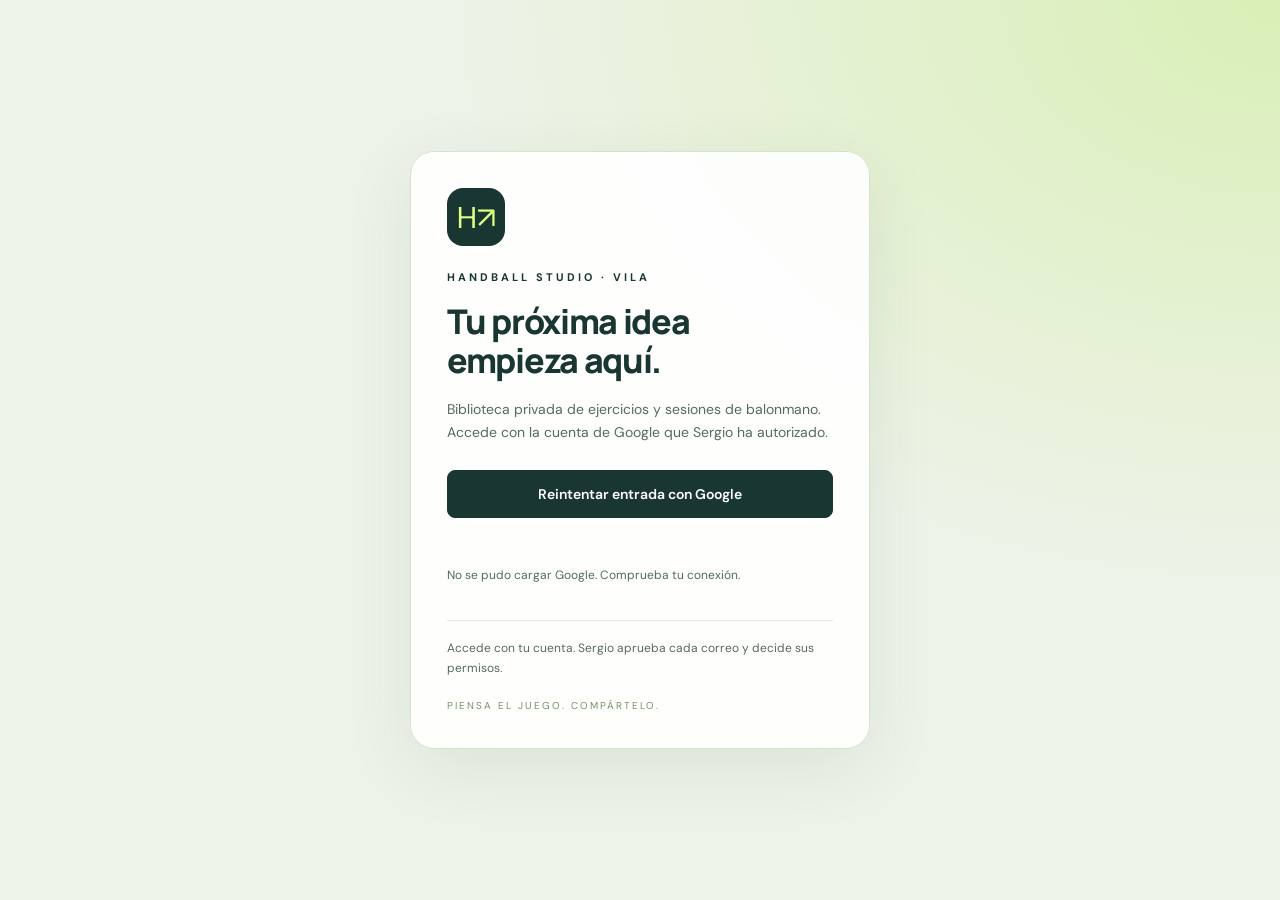
<file: docs/index.html>
<!doctype html><html lang="es"><head><meta charset="UTF-8"><meta name="viewport" content="width=device-width,initial-scale=1"><meta name="theme-color" content="#142e2b"><title>Handball Studio · Vila</title><link rel="stylesheet" href="style.css?v=8"><link rel="stylesheet" href="step-windows.css?v=13"><link rel="stylesheet" href="field-usability.css?v=12"><link rel="stylesheet" href="login.css?v=14"><script src="studio-account-config.js?v=16"></script><link rel="stylesheet" href="studio-accounts.css?v=18"><script src="login-bootstrap.js?v=15"></script></head><body><section id="entryGate" aria-label="Acceso a Handball Studio"><div class="entry-card"><div class="entry-mark">H↗</div><div class="entry-brand">HANDBALL STUDIO · VILA</div><h1>Tu próxima idea<br>empieza aquí.</h1><p>Biblioteca privada de ejercicios y sesiones de balonmano. Accede con la cuenta de Google que Sergio ha autorizado.</p><button id="entryLogin" class="primary" disabled>Entrar con Google</button><p id="entryStatus" class="entry-status" role="status">Preparando el acceso…</p><p class="entry-note">¿Todavía no tienes acceso? Pide a Sergio que añada tu correo como lector o editor. Tus archivos se guardan en la carpeta compartida de Drive.</p><span id="entryIdentity" hidden></span><div class="entry-footer">PIENSA EL JUEGO. COMPÁRTELO.</div></div></section><aside><a class="brand" href="#"><span class="logo">H<span>↗</span></span><span>HANDBALL<br><b>STUDIO</b></span></a><div class="workspace">ESPACIO DE ENTRENADOR <small>Sergio Vila <span>PERSONAL</span></small></div><nav><button data-view="editor" class="active">◈ <span>Pizarra táctica</span></button><button data-view="library">▦ <span>Mis ejercicios</span><i id="libraryCount">0</i></button><button data-view="sessions">▤ <span>Mis sesiones</span></button><button data-view="access">♙ <span>Acceso de entrenadores</span></button><button data-view="storage">☁ <span>Almacenamiento</span></button></nav><div class="aside-bottom"><div class="status-dot"></div><div>Tu trabajo, a salvo<small id="saveStatus">Guardado en este dispositivo</small></div></div><div class="profile"><div>SV</div><span>Sergio Vila<small>Entrenador de balonmano</small></span></div></aside><main><header><div class="breadcrumb">MI ESPACIO <span>/</span> <b id="crumb">Pizarra táctica</b></div><div class="header-right"><span class="private">● Espacio privado</span><button class="avatar" data-view="storage">SV</button></div></header><section id="editor" class="view"><div class="page-heading"><div><div class="eyebrow">DEL CONCEPTO A LA PISTA</div><h1>Tu próxima gran jugada<span>.</span></h1><p>Dibuja, dale movimiento y construye tu entrenamiento.</p></div><button class="primary" id="newExercise">＋ Nuevo ejercicio</button></div><div class="editor-layout"><div class="board-card"><div class="board-top"><div><span class="live-dot"></span><input id="exerciseTitle" aria-label="Título del ejercicio" value="Nuevo ejercicio"></div><div class="board-actions"><select id="courtMode" aria-label="Tipo de campo"><option value="full">Campo completo</option><option value="half">Medio campo</option></select><button id="undo" title="Deshacer" aria-label="Deshacer">↶</button><button id="redo" title="Rehacer" aria-label="Rehacer">↷</button></div></div><div class="court-settings"><label>Orientación<select id="courtOrientation"><option value="0">Horizontal · portería izquierda</option><option value="90">Vertical · portería arriba</option><option value="180">Horizontal · portería derecha</option><option value="270">Vertical · portería abajo</option></select></label><button id="rotateCourt" title="Girar campo 90 grados">↻ Girar</button><label>Estilo<select id="courtTheme"><option value="sage">Verde estudio</option><option value="blue">Azul profesional</option><option value="wood">Parqué</option><option value="dark">Noche</option><option value="white">Pizarra blanca</option><option value="custom">Personalizado</option></select></label><div id="customCourtColors" hidden><label>Pista<input id="courtFloorColor" type="color"></label><label>Áreas<input id="courtAreaColor" type="color"></label><label>Líneas<input id="courtLineColor" type="color"></label></div><label class="court-fit"><input type="checkbox" id="compactCourt" checked> Ajustar a pantalla</label></div><div class="canvas-area"><div class="tools" id="tools"><button data-tool="select" class="active" title="Seleccionar y mover">↖<small>Mover</small></button><button data-tool="attack" title="Jugador atacante">●<small>Ataque</small></button><button data-tool="defense" title="Jugador defensor">●<small>Defensa</small></button><button data-tool="ball" title="Balón">◉<small>Balón</small></button><button data-tool="cone" title="Cono">▲<small>Cono</small></button><button data-tool="arrow" title="Dibujar desplazamiento">↗<small>Carrera</small></button><button data-tool="pass" title="Dibujar pase">⇢<small>Pase</small></button><button data-tool="zone" title="Marcar zona">▧<small>Zona</small></button><button data-tool="text" title="Añadir texto">T<small>Texto</small></button><button data-tool="erase" title="Eliminar objeto">⌫<small>Borrar</small></button></div><div class="court-wrap"><svg id="court" viewBox="0 0 800 440" role="img" aria-label="Pizarra de balonmano interactiva"></svg></div><div class="court-caption"><span id="toolHint">Selecciona una herramienta y toca la pista para empezar</span><span>HANDBALL STUDIO</span></div></div><div id="selectionBar" class="selection-bar" hidden><b>Objeto seleccionado</b><label>Número / texto <input id="objectLabel" maxlength="45"></label><label>Color <input type="color" id="objectColor"></label><button id="removeObject">Eliminar</button></div><div class="animation-guide"><div class="guide-steps"><button data-guide="0">1 <span>Coloca los jugadores</span></button><button data-guide="1">2 <span>Crea los movimientos</span></button><button data-guide="2">3 <span>Reproduce</span></button></div><div class="guide-body"><div><b id="guideTitle"></b><p id="guideText"></p></div><button id="guideAction" class="primary"></button></div></div><div class="timeline"><div class="timeline-top"><div><b>Secuencia del ejercicio</b><span id="phaseCount">1 fase</span></div><button id="addFrame">＋ Añadir fase</button></div><div class="timeline-bottom"><button id="play" class="play" aria-label="Reproducir animación">▶</button><div id="frames"></div><select id="speed" aria-label="Velocidad"><option value="2000">1×</option><option value="4000">0,5×</option><option value="1000">2×</option></select><button id="deleteFrame" title="Eliminar fase" aria-label="Eliminar fase">⌫</button></div><div class="step-editor"><label>Nombre del paso<input id="stepName" placeholder="Ej. Pase al lateral"></label><label>Tiempo hasta este paso (s)<input id="stepSeconds" type="number" min="0.3" max="30" step="0.1"></label><label class="step-note">Explicación del paso<textarea id="stepNote" rows="2" placeholder="Explica qué deben hacer los jugadores…"></textarea></label></div><div class="transport"><button id="prevStep">← Paso anterior</button><button id="nextStep">Paso siguiente →</button><button id="restartAnimation">↶ Inicio</button><label><input type="checkbox" id="loopAnimation"> Repetir</label></div><div id="playbackCaption" aria-live="polite"></div></div></div><div class="details-card"><div class="detail-title"><span>✎</span><div><h2>Ficha del ejercicio</h2><p>Una idea bien organizada.</p></div></div><label>Objetivo<select id="category"><option>Ataque</option><option>Defensa</option><option>Contraataque</option><option>Técnica individual</option><option>Portería</option><option>Preparación física</option><option>Calentamiento</option></select></label><div class="two-col"><label>Categoría<select id="age"><option>Todas</option><option>U12</option><option>U14</option><option>U16</option><option>U18</option><option>Sénior</option></select></label><label>Duración (min)<input id="duration" type="number" min="1" max="180" value="15"></label></div><label>Jugadores<input id="players" placeholder="Ej. 6–12 jugadores"></label><label>Etiquetas<input id="tags" placeholder="Ej. 6:0, continuidad, pase"></label><label>Descripción y consignas<textarea id="description" rows="5" placeholder="¿Cómo se desarrolla? ¿Qué quieres que aprendan?"></textarea></label><button id="saveExercise" class="primary wide">✓ Guardar ejercicio</button><div class="export-row"><button id="exportImage">↗ Imagen</button><button id="exportPDF">↗ PDF</button></div><div class="tip"><b>Un paso más cerca de la pista</b><p>Guarda tu ejercicio para reutilizarlo y añadirlo a una sesión.</p></div></div></div></section><section id="library" class="view" hidden><div class="page-heading"><div><div class="eyebrow">TU CONOCIMIENTO, ORGANIZADO</div><h1>Mis ejercicios<span>.</span></h1><p>Tu biblioteca de ideas, siempre lista para entrenar.</p></div><button class="primary" id="importMedia">＋ Subir PDF o imagen</button></div><div class="filterbar"><input id="search" placeholder="⌕ Buscar por título, etiquetas o descripción…" aria-label="Buscar ejercicios"><select id="filterCategory" aria-label="Filtrar objetivo"><option value="">Todos los objetivos</option><option>Ataque</option><option>Defensa</option><option>Contraataque</option><option>Técnica individual</option><option>Portería</option><option>Preparación física</option><option>Calentamiento</option></select><select id="filterAge" aria-label="Filtrar categoría"><option value="">Todas las categorías</option><option>U12</option><option>U14</option><option>U16</option><option>U18</option><option>Sénior</option></select><button id="favoritesOnly">☆ Favoritos</button></div><div class="library-layout"><div class="collection-panel"><div class="collection-heading">COLECCIONES <button id="newFolder" aria-label="Crear carpeta">＋</button></div><div id="folderList"></div><div id="folderTools"></div></div><div class="library-content"><div class="library-controls"><div id="typeTabs"><button data-type="all" class="active">Todo</button><button data-type="drawing">Ejercicios</button><button data-type="documents">Documentos</button></div><select id="librarySort" aria-label="Ordenar biblioteca"><option value="category">Por objetivo</option><option value="title">Nombre A–Z</option><option value="recent">Más recientes</option></select></div><div id="bulkBar"><span id="selectionCount">0 seleccionados</span><button id="selectAll">Seleccionar todo</button><button id="moveSelected">Mover a…</button><button id="deleteSelected">Eliminar</button><button id="clearSelected">Cancelar selección</button></div><div id="librarySummary"></div><div id="libraryGrid" class="library-grid"></div></div></div></section><section id="sessions" class="view" hidden><div class="page-heading"><div><div class="eyebrow">ORDENA TUS IDEAS</div><h1>Mis sesiones<span>.</span></h1><p>Construye un entrenamiento, ejercicio a ejercicio.</p></div><button class="primary" id="newSession">＋ Nueva sesión</button></div><div class="sessions-layout"><div id="sessionList"></div><div id="sessionDetail" class="panel"></div></div></section><section id="access" class="view" hidden><div class="page-heading"><div><div class="eyebrow">TU BIBLIOTECA · TUS REGLAS</div><h1>Acceso de entrenadores<span>.</span></h1><p>Una biblioteca común de Sergio Vila. Tú decides quién consulta y quién puede editar.</p></div><span id="accessRole" class="badge">Pendiente de conectar Google</span></div><div class="role-cards"><div class="panel"><h2>Propietario · Tú</h2><p>Gestionas los accesos de la carpeta y organizas toda la biblioteca.</p></div><div class="panel"><h2>Editor</h2><p>Añade, modifica y organiza ejercicios, documentos y sesiones de la biblioteca común.</p></div><div class="panel"><h2>Solo lectura</h2><p>Consulta ejercicios, reproduce animaciones y ve sesiones. No modifica la biblioteca.</p></div></div><div id="accessPanel" class="panel"><p>Conecta Google en Almacenamiento para comprobar los permisos reales de tu carpeta.</p><button class="primary" data-view="storage">Conectar Google</button></div><div class="panel access-help"><h2>Cómo entrarán los entrenadores</h2><p>En GitHub Pages, el entrenador entra con su cuenta de Google y la app comprueba los permisos reales de esta carpeta. Añade su correo como lector o editor aquí. Si usas la versión privada de ChatGPT, invítalo también desde Compartir.</p><p>Los permisos de Drive se comprueban con la cuenta de cada entrenador. Un lector no puede escribir en la carpeta aunque intente hacerlo fuera de la app. El rol Editor permite editar el contenido compartido, no solamente aportar archivos.</p><p>Google aún necesita la configuración inicial. Para cargar toda la biblioteca común, la conexión pide el permiso de Drive que permite acceder a los archivos de la cuenta; la app trabaja con la carpeta que tú has fijado. Si la aplicación de Google está en pruebas, añade también a los entrenadores como usuarios de prueba.</p></div></section><section id="storage" class="view" hidden><div class="page-heading"><div><div class="eyebrow">CONTIGO, DONDE ENTRENES</div><h1>Tu espacio de trabajo<span>.</span></h1><p>Copias de seguridad y conexión con Google Drive.</p></div></div><div class="storage-grid"><div class="panel"><div class="storage-icon">▣</div><h2>En este dispositivo</h2><p>Los ejercicios, fases, archivos y sesiones se guardan en este navegador. Exporta una copia para protegerlos o llevarlos a otro dispositivo.</p><button class="primary" id="backup">↓ Descargar copia completa</button><button id="restore">↑ Importar copia</button><small>Importar añade los elementos de la copia y actualiza los que tengan el mismo identificador.</small></div><div class="panel drive-panel"><div class="storage-icon">☁</div><h2>Tu carpeta de Google Drive</h2><span class="badge" id="driveStatus">Configuración pendiente</span><p>Biblioteca común de Sergio Vila: ejercicios editables, originales y clasificación en una sola carpeta.</p><a class="drive-folder-link" href="https://drive.google.com/drive/folders/1t5jTPqWFHFaUw3Mz6cYk_s9b75oKwi1E" target="_blank" rel="noopener">▱ Abrir tu carpeta de Drive ↗</a><div class="connection-steps"><div id="setupGoogle">1 · Configurar Google</div><div id="setupFolder">2 · Autorizar carpeta</div><div id="setupSync">3 · Sincronizar biblioteca</div></div><details id="googleSettings" open><summary>Configuración de Google</summary><label>ID de cliente OAuth<input id="googleClientId" placeholder="…apps.googleusercontent.com" autocomplete="off"></label><label>Clave de API para el selector de Drive<input id="pickerKey" placeholder="Clave de API restringida a esta web" autocomplete="off"></label><label>Número del proyecto de Google Cloud<input id="googleProjectNumber" inputmode="numeric" placeholder="Ej. 123456789012"></label><button id="saveGoogleSettings">Guardar configuración</button><p>Usa un cliente OAuth de tipo web, activa Google Drive API y Google Picker API. La clave del selector debe estar restringida a esta web, a https://docs.google.com/* y a esas APIs. En la pantalla de consentimiento configura el permiso https://www.googleapis.com/auth/drive para cargar la biblioteca compartida. Google puede exigir verificación si publicas la aplicación de Google fuera de pruebas. Añade tu cuenta como usuario de prueba si la pantalla de consentimiento está en pruebas.</p><p>Origen JavaScript autorizado:</p><code id="siteOrigin"></code><p>Estos son identificadores de la aplicación. No introduzcas contraseñas ni secretos de cliente.</p></details><button id="connectDrive" class="primary">Conectar Google y autorizar carpeta</button><button id="disconnectDrive" hidden>Desconectar</button><label class="sync-toggle"><input id="autoDrive" type="checkbox"> Guardar automáticamente en Drive mientras uso la app</label><div class="export-row"><button id="pushDrive" disabled>↻ Sincronizar ahora</button><button id="pullDrive" disabled>↓ Recuperar biblioteca</button></div><button id="importDriveFiles" disabled>＋ Añadir PDF o imágenes de Drive</button><div id="driveActivity" role="status">La carpeta está indicada. Todavía no hay una conexión autorizada con Google.</div><details><summary>Qué se guarda y cómo funciona</summary><p>Los ejercicios guardados, sus pasos de animación, documentos y sesiones se sincronizan. El borrador de la pizarra permanece en este dispositivo hasta pulsar «Guardar ejercicio».</p><p>Dentro de tu carpeta se crean «Ejercicios editables», «Documentos originales» y «Datos de la biblioteca». Los archivos de ejercicio conservan las versiones anteriores. La papelera de la app se guarda como estado; no borra tus originales de Drive.</p><p>Los documentos que ya tienes en Drive se añaden con el selector y tu autorización. La conexión comprueba directamente el acceso a la carpeta configurada. Las carpetas y etiquetas de la biblioteca se conservan en su catálogo.</p><p>La sincronización automática funciona con la app abierta, conexión a internet y sesión de Google vigente. Sin conexión, se guarda localmente y queda pendiente. Google puede pedirte volver a conectar.</p></details></div></div></section><footer>HANDBALL STUDIO <span>Diseñado para pensar el juego.</span><b>VILA / 01</b></footer></main><div id="toast" role="status"></div><input id="mediaInput" multiple type="file" accept="image/png,image/jpeg,image/webp,application/pdf" hidden><input id="backupInput" type="file" accept="application/json,.json" hidden><dialog id="modal"><div id="modalContent"></div><button id="closeModal" class="primary">Cerrar</button></dialog><script src="ball-possession.js?v=12"></script><script src="step-motion.js?v=13"></script><script src="google-config.js?v=9"></script><script src="app.js?v=8"></script><script src="studio.js?v=13"></script><script src="drive-sync.js?v=11"></script><script src="personal-studio.js?v=13"></script><script src="working-tools.js?v=13"></script><script src="handball-tools.js?v=12"></script><script src="trajectory.js?v=8"></script><script src="field-editor.js?v=12"></script><script src="direct-upload.js?v=8"></script><script src="step-windows.js?v=13"></script><script src="drive-session.js?v=11"></script><script src="field-usability.js?v=13"></script><script src="login-gate.js?v=14"></script><script src="owner-drive-connector.js?v=17"></script><script src="account-profile.js?v=18"></script><script src="studio-accounts.js?v=18"></script></body></html>
</file>
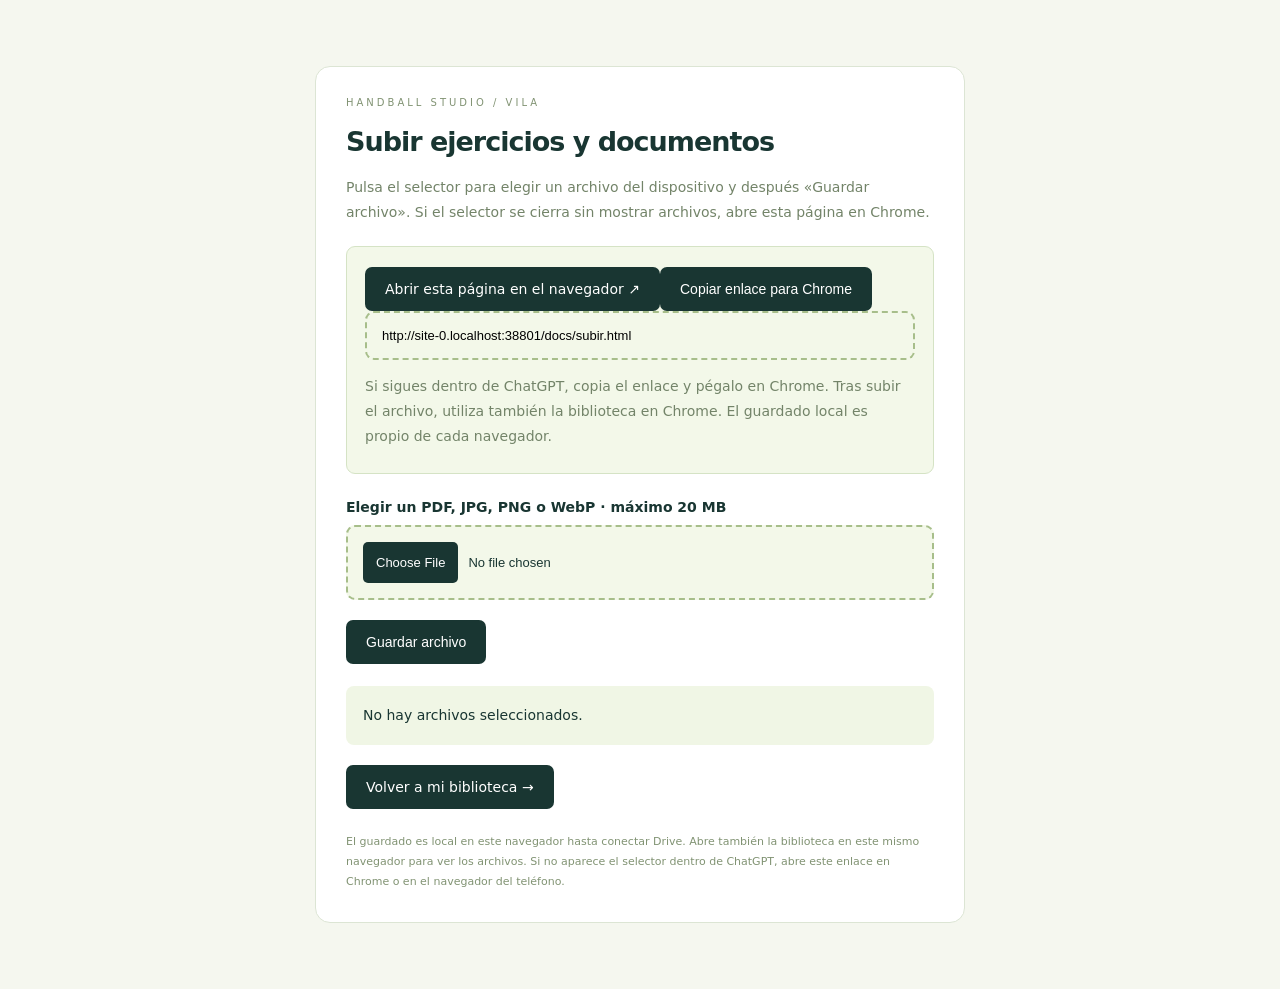
<file: docs/subir.html>
<!doctype html><html lang="es"><head><meta charset="utf-8"><meta name="viewport" content="width=device-width,initial-scale=1"><meta name="theme-color" content="#193632"><title>Subir archivos · Handball Studio</title><style>*{box-sizing:border-box}body{font:16px system-ui,sans-serif;background:#f5f7ef;color:#193632;margin:0;padding:30px 16px}main{max-width:650px;margin:4vh auto;background:white;padding:30px;border:1px solid #dce5d4;border-radius:15px}h1{font-size:27px;letter-spacing:-1px}p{font-size:14px;line-height:1.8;color:#738469}label{font-size:14px;display:block;font-weight:600;margin:25px 0 10px}input{width:100%;padding:15px;border:2px dashed #a7be8a;border-radius:9px;background:#f3f8e9;font-size:13px}input::file-selector-button{background:#193632;color:#fff;border:0;padding:13px;border-radius:5px;margin-right:10px;font:inherit;cursor:pointer}button,a.action{display:inline-block;background:#193632;color:white;border:0;padding:14px 20px;border-radius:7px;margin-top:20px;font-size:14px;cursor:pointer;text-decoration:none}button:disabled{opacity:.4}#status{padding:17px;background:#f0f6e5;border-radius:8px;margin-top:22px;font-size:14px;line-height:1.8;white-space:pre-wrap}small{display:block;color:#819373;font-size:11px;line-height:1.8;margin-top:23px}.brand{font-size:10px;letter-spacing:3px;color:#819373}a{color:#476e37}[hidden]{display:none!important}#chromeOption{padding:0 18px 10px;border:1px solid #d5e3c5;border-radius:9px;background:#f3f8e9;margin:20px 0}</style></head><body><main><div class="brand">HANDBALL STUDIO / VILA</div><h1>Subir ejercicios y documentos</h1><p>Pulsa el selector para elegir un archivo del dispositivo y después «Guardar archivo». Si el selector se cierra sin mostrar archivos, abre esta página en Chrome.</p><div id="chromeOption" hidden><a id="openChrome" class="action">Abrir esta página en el navegador ↗</a><button id="copyUploadLink" type="button">Copiar enlace para Chrome</button><input id="copyUploadAddress" readonly aria-label="Dirección de carga"><p>Si sigues dentro de ChatGPT, copia el enlace y pégalo en Chrome. Tras subir el archivo, utiliza también la biblioteca en Chrome. El guardado local es propio de cada navegador.</p></div><form id="uploadForm"><label for="files">Elegir un PDF, JPG, PNG o WebP · máximo 20 MB</label><input id="files" type="file" required><button id="save" type="submit">Guardar archivo</button></form><div id="status" role="status">No hay archivos seleccionados.</div><a class="action" href="./index.html">Volver a mi biblioteca →</a><small>El guardado es local en este navegador hasta conectar Drive. Abre también la biblioteca en este mismo navegador para ver los archivos. Si no aparece el selector dentro de ChatGPT, abre este enlace en Chrome o en el navegador del teléfono.</small></main><script src="upload-page.js?v=8"></script></body></html>
</file>
<file: docs/style.css>
@import url('https://fonts.googleapis.com/css2?family=DM+Sans:wght@400;500;600;700&family=Manrope:wght@400;500;600;700;800&display=swap');
:root{--ink:#193632;--muted:#7a8884;--green:#244d44;--lime:#d9f879;--line:#e2e8e2;--paper:#f6f7f2}*{box-sizing:border-box}body{margin:0;background:var(--paper);color:var(--ink);font:14px 'DM Sans',sans-serif}button,input,select,textarea{font:inherit}button{cursor:pointer;border:1px solid var(--line);border-radius:8px;padding:10px 14px;background:white;color:var(--ink);font-weight:600;transition:.16s}button:hover{background:#eaf0e7;transform:translateY(-1px)}button:disabled{opacity:.4;cursor:not-allowed;transform:none}button:focus-visible,input:focus-visible,select:focus-visible,textarea:focus-visible{outline:2px solid #72a95a;outline-offset:3px}aside{width:235px;background:#142e2b;color:#e7eee6;position:fixed;inset:0 auto 0 0;display:flex;flex-direction:column;padding:34px 22px;z-index:5}.brand{display:flex;gap:12px;align-items:center;color:white;text-decoration:none;font-size:14px;letter-spacing:2px;line-height:1.45}.brand b{font-weight:400;letter-spacing:5px;font-size:12px}.logo{width:43px;height:43px;border:1px solid #597267;border-radius:12px;font-size:30px;font-weight:800;position:relative;text-align:center;line-height:42px;color:var(--lime);letter-spacing:-4px}.logo span{font-size:19px;position:absolute;right:3px;top:-8px}.workspace{margin:44px 0 24px;font-size:9px;letter-spacing:1.4px;color:#92aaa0}.workspace small{font-size:13px;display:block;margin-top:12px;letter-spacing:0;color:white}.workspace small span{font-size:8px;background:#2d4540;padding:4px;border-radius:3px;margin-left:9px}nav{display:grid;gap:8px}nav button{border:0;background:none;color:#a9bcb3;text-align:left;font-weight:500;display:flex;align-items:center;gap:12px;padding:14px 12px}nav button.active{background:var(--lime);color:#203d31}nav button:hover{background:#345247}nav button.active:hover{background:var(--lime)}nav i{font-size:10px;font-style:normal;margin-left:auto}.aside-bottom{margin-top:auto;display:flex;gap:8px;font-size:11px;padding-bottom:26px}.aside-bottom small{display:block;color:#8da69a;font-size:10px;margin-top:5px}.status-dot{width:6px;height:6px;background:var(--lime);border-radius:50%;margin-top:5px}.profile{border-top:1px solid #365046;padding-top:21px;display:flex;gap:10px;align-items:center;font-size:12px}.profile>div{background:#334d43;border-radius:50%;padding:10px;color:var(--lime)}.profile small{display:block;color:#8da69a;font-size:9px;margin-top:4px}main{margin-left:235px}header{height:83px;display:flex;align-items:center;justify-content:space-between;padding:0 38px;border-bottom:1px solid var(--line);background:#fafbf7}.breadcrumb{font-size:9px;letter-spacing:1px;color:#8c9990}.breadcrumb span{margin:0 15px}.breadcrumb b{font-weight:500;color:var(--ink);letter-spacing:0;font-size:11px}.header-right{display:flex;gap:22px;align-items:center}.private{font-size:10px;color:#68815f}.avatar{padding:9px;border-radius:50%;background:#e2eadc;font-size:10px}.view{padding:35px 38px 30px}.page-heading{display:flex;align-items:center;justify-content:space-between;gap:20px;margin-bottom:29px}.eyebrow{font-size:9px;letter-spacing:2px;color:#7c8b79;font-weight:700}h1{font-family:Manrope,sans-serif;font-size:32px;letter-spacing:-1.3px;margin:10px 0;font-weight:800}h1 span{color:#8da94e}.page-heading p{color:var(--muted);font-size:12px;margin:0}.primary{background:var(--ink);border-color:var(--ink);color:white;padding:12px 18px}.primary:hover{background:#31574a}.page-heading>.primary{background:var(--lime);color:var(--ink);border-color:#c6e66b;font-size:12px}.editor-layout{display:grid;grid-template-columns:minmax(0,1fr) 270px;gap:22px}.board-card,.details-card,.panel{background:#fff;border:1px solid var(--line);border-radius:12px;overflow:hidden}.board-top{height:65px;padding:15px 20px;display:flex;justify-content:space-between;align-items:center;gap:8px}.board-top>div{display:flex;align-items:center;min-width:0}.board-top input{border:0;background:none;font-weight:700;width:100%;min-width:70px;color:var(--ink);font-size:13px}.live-dot{width:6px;height:6px;background:#90ad4d;border-radius:50%;margin-right:8px;flex-shrink:0}.board-actions{gap:5px}.board-actions select{font-size:10px;padding:8px;background:#f6f7f2;border:0}.board-actions button{padding:5px 9px;border:0;font-size:20px}.canvas-area{background:#edf2e9;padding:14px 18px 0}.tools{display:flex;gap:4px;justify-content:center;flex-wrap:wrap;margin:0 0 16px}.tools button{width:42px;padding:6px 0;background:transparent;border-color:transparent;font-size:19px;line-height:1;color:#365a4b}.tools small{display:block;font-size:8px;margin-top:6px;font-weight:500}.tools button.active{background:var(--ink);color:#e5f0db}.tools button[data-tool="attack"]:not(.active){color:#1d7567}.tools button[data-tool="defense"]:not(.active){color:#e18c62}.court-wrap{border-radius:7px;overflow:hidden;box-shadow:0 4px 20px #28452b12;max-height:470px;display:flex;justify-content:center;background:#9caf96}#court{width:100%;height:auto;max-height:470px;display:block;touch-action:none;user-select:none;cursor:crosshair}.court-caption{display:flex;justify-content:space-between;gap:10px;font-size:8px;color:#6e846f;padding:13px 0}.court-caption>span:last-child{letter-spacing:1.5px;font-size:7px;white-space:nowrap}.timeline{padding:21px 20px}.timeline-top{display:flex;justify-content:space-between;align-items:center;font-size:11px}.timeline-top span{font-size:9px;color:#899587;margin-left:10px}.timeline-top button{padding:6px 9px;font-size:10px;background:#f5f8ed;border-color:#e8eedb}.timeline-bottom{display:flex;gap:12px;align-items:center;margin:17px 0 12px}.play{background:var(--ink);color:var(--lime);height:38px;width:38px;padding:0;flex-shrink:0}#frames{display:flex;gap:7px;overflow:auto;flex:1}#frames button{font-size:10px;padding:10px 13px;white-space:nowrap;background:#f8f9f5}#frames button.active{border-color:#668c4f;background:#eff6db}select,input,textarea{border:1px solid var(--line);padding:10px;border-radius:6px;color:var(--ink);background:white;max-width:100%}#speed{font-size:10px;padding:9px 5px}.timeline>small{color:#899588;font-size:9px}.details-card{padding:22px 20px}.detail-title{display:flex;gap:12px;align-items:center;margin-bottom:23px}.detail-title>span{font-size:22px;color:#71854e}h2{font-size:15px;margin:0 0 6px}.detail-title p{color:var(--muted);font-size:10px;margin:0}label{display:block;font-size:10px;font-weight:600;margin:0 0 15px}label>input,label>select,label>textarea{width:100%;display:block;margin-top:7px;font-size:11px;font-weight:400;background:#fcfdf9}textarea{resize:vertical}.two-col{display:grid;grid-template-columns:1fr 1fr;gap:12px}.wide{width:100%;font-size:11px}.export-row{display:flex;gap:8px;margin-top:10px}.export-row button{flex:1;font-size:10px}.tip{margin-top:25px;padding-top:19px;border-top:1px solid var(--line);font-size:10px}.tip b{font-size:10px}.tip p{color:var(--muted);line-height:1.7;margin-bottom:0}.selection-bar{padding:10px 16px;background:#f6f9ef;display:flex;gap:12px;align-items:center;font-size:10px}.selection-bar[hidden]{display:none}.selection-bar label{margin:0;display:flex;align-items:center;gap:5px}.selection-bar input{width:80px;margin:0;padding:5px}.selection-bar input[type=color]{width:32px;padding:0}.selection-bar button{font-size:10px;padding:5px}footer{padding:15px 38px 26px;font-size:8px;letter-spacing:1.5px;color:#81917e;display:flex;gap:20px}footer span{letter-spacing:0}footer b{margin-left:auto;font-weight:500}.filterbar{display:flex;gap:10px;margin-bottom:24px;flex-wrap:wrap}.filterbar input{flex:1;min-width:190px}.filterbar select,.filterbar button{font-size:11px}.library-grid{display:grid;grid-template-columns:repeat(3,minmax(0,1fr));gap:20px}.exercise-card{background:white;border:1px solid var(--line);border-radius:12px;overflow:hidden}.thumbnail{height:170px;background:#e3ebdd;display:flex;align-items:center;justify-content:center;cursor:pointer}.thumbnail svg{width:100%;height:100%}.thumbnail img{width:100%;height:100%;object-fit:contain}.pdf-icon{font-size:42px;color:#567b62}.card-info{padding:17px}.card-info h3{font-size:14px;margin:9px 0;word-break:break-word}.badge{display:inline-block;font-size:9px;background:#edf3e2;color:#59763d;border-radius:4px;padding:5px 7px}.card-meta{font-size:10px;color:var(--muted);line-height:1.8}.card-actions{display:flex;gap:6px;margin-top:14px}.card-actions button{font-size:10px;padding:7px 9px}.card-actions button:first-child{margin-right:auto}.empty{grid-column:1/-1;text-align:center;padding:70px 20px;background:#fff;border:1px dashed #c9d6c3;border-radius:12px;color:#7b9072}.empty b{display:block;font-size:20px;color:var(--ink);margin-bottom:10px}.sessions-layout{display:grid;grid-template-columns:260px 1fr;gap:24px}.panel{padding:27px}.panel p{color:var(--muted);line-height:1.8;font-size:12px}.session-item{display:block;width:100%;text-align:left;margin-bottom:10px;padding:18px}.session-item.active{background:#e9f2d7;border-color:#9dbb71}.session-item small{display:block;margin-top:9px;color:var(--muted);font-weight:400}.session-exercise{display:flex;align-items:center;gap:12px;border-bottom:1px solid var(--line);padding:16px 0}.session-exercise div{flex:1}.session-exercise small{display:block;color:var(--muted);margin-top:5px}.session-exercise button{padding:5px 8px}.session-toolbar{display:flex;gap:8px;margin:20px 0;flex-wrap:wrap}.storage-grid{display:grid;grid-template-columns:1fr 1fr;gap:24px;max-width:1000px}.storage-grid .panel>button{margin:8px 5px 8px 0}.storage-grid small{display:block;font-size:10px;color:var(--muted);line-height:1.8;margin-top:10px}.storage-icon{background:#edf4df;font-size:29px;padding:16px;border-radius:12px;display:inline-block;margin-bottom:22px}details{font-size:11px;line-height:1.8;margin-top:20px}summary{cursor:pointer}code{font-size:10px;overflow-wrap:anywhere}dialog{border:1px solid var(--line);border-radius:16px;max-width:800px;width:90%;max-height:90vh;color:var(--ink);padding:25px}dialog::backdrop{background:#112c27aa;backdrop-filter:blur(3px)}dialog img,dialog iframe{width:100%;max-height:65vh;object-fit:contain}dialog iframe{height:65vh;border:0}#closeModal{margin-top:15px}#toast{position:fixed;bottom:25px;left:50%;transform:translateX(-50%) translateY(100px);background:#193632;color:white;padding:14px 23px;border-radius:9px;z-index:20;transition:.3s;max-width:90%;font-size:12px;box-shadow:0 5px 25px #0002}#toast.show{transform:translateX(-50%) translateY(0)}[hidden]{display:none!important}@media(min-width:1600px){.view{max-width:1500px;margin:auto}.editor-layout{grid-template-columns:minmax(0,1fr) 320px}.details-card{padding:25px}}@media(max-width:1150px){aside{width:190px;padding:25px 15px}main{margin-left:190px}.view{padding:25px 22px}.editor-layout{grid-template-columns:minmax(0,1fr) 235px;gap:14px}header{padding:0 22px}h1{font-size:27px}.details-card{padding:18px 15px}.board-top{padding:12px}.tools{gap:0}.tools button{width:36px}.canvas-area{padding:12px 10px 0}.library-grid{grid-template-columns:repeat(2,minmax(0,1fr))}}@media(max-width:900px){aside{width:74px;padding:24px 10px}.brand{justify-content:center}.brand>span:last-child,.workspace,nav span,nav i,.aside-bottom,.profile{display:none}nav{margin-top:35px}nav button{justify-content:center;font-size:22px;padding:14px 5px}main{margin-left:74px}.editor-layout{grid-template-columns:1fr}.details-card{display:grid;grid-template-columns:1fr 1fr;gap:0 20px}.detail-title,.details-card>.wide,.details-card>.export-row,.tip{grid-column:1/-1}.tip{margin-top:15px}.details-card label{margin-bottom:18px}.storage-grid{grid-template-columns:1fr}}@media(max-width:600px){aside{inset:auto 0 0 0;width:100%;height:66px;padding:6px 12px;border-top:1px solid #345247}.brand{display:none}nav{margin:0;display:flex;justify-content:space-around}nav button{flex:1;font-size:22px;padding:8px;display:flex;flex-direction:column;gap:5px;border-radius:7px}nav span{display:block;font-size:8px}main{margin:0;padding-bottom:66px}header{height:60px;padding:0 18px}.private{display:none}.view{padding:25px 15px}.page-heading{align-items:flex-start;gap:12px;flex-wrap:wrap;margin-bottom:22px}h1{font-size:27px}.page-heading>.primary{font-size:10px;padding:10px 12px}.eyebrow{font-size:8px}.board-top{height:auto;padding:14px 10px;flex-wrap:wrap}.board-top>div:first-child{flex:1}.board-top input{font-size:12px}.board-actions select{max-width:115px}.board-actions button{padding:3px 5px}.tools{justify-content:space-between;gap:0}.tools button{width:30px;font-size:18px}.tools small{font-size:7px}.canvas-area{padding:10px 7px 0}.court-caption>span:last-child{display:none}.timeline{padding:17px 12px}.timeline-top{font-size:10px}.timeline-top span{margin-left:7px}.timeline-bottom{gap:7px}.details-card{padding:20px}.selection-bar{flex-wrap:wrap;gap:8px}.library-grid{grid-template-columns:1fr}.thumbnail{height:210px}.filterbar input{width:100%;flex-basis:100%}.filterbar select{flex:1;min-width:0}.sessions-layout{grid-template-columns:1fr}.panel{padding:20px}#sessionList{display:flex;overflow:auto;gap:10px}.session-item{min-width:170px}.session-toolbar button{font-size:10px}footer{padding:0 15px 20px;font-size:7px}footer b{display:none}}
.animation-guide{margin:0;border-top:1px solid var(--line);background:#f7faef;padding:18px 20px}.guide-steps{display:flex;gap:6px}.guide-steps button{flex:1;padding:10px 7px;font-size:12px;background:transparent;border-color:transparent;color:#8a977c;white-space:nowrap}.guide-steps button span{font-size:10px;margin-left:5px}.guide-steps .active{background:#e4efce;color:#254736;border-color:#d6e4be}.guide-body{display:flex;gap:18px;align-items:center;padding:18px 0 0}.guide-body b{font-size:12px}.guide-body p{font-size:11px;color:#71816b;line-height:1.7;margin:7px 0 0}.guide-body button{font-size:10px;flex-shrink:0;max-width:170px}.step-editor{display:grid;grid-template-columns:1fr 160px;gap:0 15px;margin-top:22px;padding-top:17px;border-top:1px solid var(--line)}.step-editor .step-note{grid-column:1/-1}.step-editor label{margin-bottom:12px}.transport{display:flex;gap:6px;flex-wrap:wrap;align-items:center}.transport button{font-size:9px;padding:8px}.transport label{display:flex;gap:5px;align-items:center;margin:0 0 0 auto;font-size:10px}.transport input{margin:0}#playbackCaption{font-size:11px;color:#50713d;background:#f3f7e9;padding:12px;margin-top:13px;border-radius:6px;line-height:1.6;min-height:38px}.library-layout{display:grid;grid-template-columns:190px minmax(0,1fr);gap:22px}.collection-panel{background:white;border:1px solid var(--line);border-radius:10px;padding:15px;height:fit-content}.collection-heading{font-size:9px;letter-spacing:1px;display:flex;justify-content:space-between;align-items:center;margin-bottom:10px}.collection-heading button{padding:4px 7px}#folderList{display:grid;gap:5px}#folderList button{font-size:11px;display:flex;justify-content:space-between;align-items:center;text-align:left;gap:8px;border:0;padding:12px 8px;background:transparent;overflow-wrap:anywhere}#folderList button.active{background:#eaf2dc}#folderList small{color:#839374}#folderTools{display:flex;gap:5px;margin-top:15px}#folderTools button{padding:7px;font-size:9px}.library-content{min-width:0}.library-controls{display:flex;align-items:center;justify-content:space-between;gap:10px;margin-bottom:12px}.library-controls select{font-size:10px;padding:8px}#typeTabs{display:flex;gap:4px}#typeTabs button{font-size:10px;padding:9px;background:transparent;border-color:transparent}#typeTabs button.active{background:#e3edcf;border-color:#ceddb5}#bulkBar{display:flex;gap:5px;flex-wrap:wrap;align-items:center;background:#edf3e3;padding:9px;border-radius:7px}#bulkBar span{font-size:10px;margin-right:auto}#bulkBar button{font-size:9px;padding:6px}#bulkBar.has-selection{background:#dfeaC7}#librarySummary{font-size:11px;color:#78906c;margin:18px 0}.library-group{grid-column:1/-1;margin:12px 0 -5px;font-size:15px}.library-content .library-grid{grid-template-columns:repeat(2,minmax(0,1fr));gap:15px}.thumbnail{position:relative}.card-check{position:absolute;left:10px;top:10px;margin:0;background:white;border-radius:4px;padding:3px;display:flex;box-shadow:0 1px 5px #0001}.card-check input{margin:0;width:17px;height:17px;accent-color:#345c3a}.media-kind{position:absolute;bottom:9px;right:9px;background:#183a31dd;color:white;border-radius:4px;font-size:8px;letter-spacing:1px;padding:5px 7px}.exercise-card.selected{outline:2px solid #8faa57;outline-offset:1px}.library-content .card-actions{gap:4px}.library-content .card-actions button{font-size:10px;padding:7px}.add-session-link{border:0;background:none;color:#64814c;font-size:9px;padding:10px 0 0}.library-content .card-meta{word-break:break-word}.library-content .thumbnail{height:155px}@media(min-width:1500px){.library-content .library-grid{grid-template-columns:repeat(3,minmax(0,1fr))}}@media(max-width:1100px){.library-layout{grid-template-columns:160px minmax(0,1fr);gap:15px}.collection-panel{padding:12px}.guide-body{align-items:flex-start;flex-direction:column;gap:10px}.guide-body button{max-width:none}.guide-steps button span{font-size:9px}.guide-steps button{padding:9px 5px}}@media(max-width:700px){.library-layout{grid-template-columns:1fr}.collection-panel{padding:12px}#folderList{display:flex;overflow-x:auto}#folderList button{flex-shrink:0;gap:12px;max-width:200px}.collection-heading{margin-bottom:5px}#folderTools{margin-top:8px}.library-content .library-grid{grid-template-columns:1fr}.library-content .thumbnail{height:210px}.animation-guide{padding:14px 12px}.guide-steps button{white-space:normal;line-height:1.6}.guide-steps button span{display:block;margin:0;font-size:9px}.step-editor{grid-template-columns:1fr 110px}.transport label{margin-left:0}.library-controls{gap:5px}#typeTabs button{padding:8px 6px;font-size:9px}.library-controls select{max-width:120px}}
.drive-panel{grid-column:1/-1;max-width:1000px}.drive-folder-link{display:block;color:#365f42;background:#f0f6e7;padding:14px;border-radius:8px;margin:20px 0;text-decoration:none;font-size:13px;overflow-wrap:anywhere}.connection-steps{display:flex;gap:10px;flex-wrap:wrap;margin:20px 0}.connection-steps>div{flex:1;min-width:130px;border:1px solid var(--line);border-radius:7px;font-size:10px;padding:13px;color:#849079}.connection-steps .done{background:#e8f4d7;border-color:#b7d091;color:#41652c}.drive-panel details{padding:18px;background:#f8faf3;border-radius:8px;margin:18px 0}.drive-panel details[open] summary{margin-bottom:18px}.drive-panel details label{max-width:600px}.drive-panel code{display:block;background:#edf2e3;padding:10px;border-radius:5px}.drive-panel .sync-toggle{display:flex;gap:10px;align-items:center;margin:20px 0;font-size:11px}.sync-toggle input{width:17px;height:17px;margin:0;accent-color:#345c3a}#driveActivity{padding:15px;background:#f0f5e7;border-left:3px solid #9dbb71;border-radius:5px;font-size:11px;line-height:1.8;margin:18px 0;white-space:pre-wrap}.cloud-badge{font-size:9px;padding:8px 10px;background:#eef4e3;border-color:#e1e8d8}.private{display:none}@media(max-width:600px){.cloud-badge{font-size:8px;max-width:140px}.header-right{gap:8px}.connection-steps{gap:6px}.connection-steps>div{font-size:9px;min-width:90px;padding:10px}.drive-panel details{padding:12px}.drive-panel>.export-row{flex-wrap:wrap}}
.court-settings{display:flex;flex-wrap:wrap;align-items:center;gap:10px;padding:12px 18px;background:#fafbf7;border-top:1px solid var(--line)}.court-settings label{margin:0;font-size:9px}.court-settings label select{font-size:10px;padding:7px;margin-top:5px}.court-settings button{font-size:11px;padding:8px}.court-settings .court-fit{display:flex;align-items:center;gap:5px;margin-left:auto}.court-fit input{margin:0;width:14px;height:14px}#customCourtColors{display:flex;gap:7px}#customCourtColors input{width:40px;height:27px;padding:2px;margin-top:5px}.court-wrap{max-height:none;height:clamp(260px,43vh,460px)}#court{height:100%;width:100%;max-height:none}.court-wrap.expanded-court{height:70vh;min-height:400px}.reader-banner{padding:12px 38px;background:#edf5e1;border-bottom:1px solid #d7e7c1;color:#426b32;font-size:11px}.reader-mode #tools,.reader-mode #newExercise,.reader-mode #saveExercise,.reader-mode #addFrame,.reader-mode #deleteFrame,.reader-mode #undo,.reader-mode #redo,.reader-mode #selectionBar,.reader-mode #importMedia,.reader-mode #newFolder,.reader-mode #folderTools,.reader-mode #bulkBar,.reader-mode .card-check,.reader-mode .card-actions [data-favorite],.reader-mode .card-actions [data-edit-record],.reader-mode .card-actions [data-delete],.reader-mode .card-actions [data-move-record],.reader-mode .add-session-link,.reader-mode #newSession{display:none!important}.role-cards{display:grid;grid-template-columns:repeat(3,1fr);gap:18px;margin-bottom:22px}.role-cards .panel{padding:21px}.role-cards h2{font-size:14px}.access-help{margin-top:22px}.permission-row{display:flex;align-items:center;gap:12px;padding:15px 0;border-bottom:1px solid var(--line);font-size:12px}.permission-row>div{flex:1;min-width:0;overflow-wrap:anywhere}.permission-row small{display:block;color:var(--muted);margin-top:6px;font-size:10px}.permission-row select,.permission-row button{font-size:10px;padding:8px}.invite-form{display:flex;gap:13px;align-items:flex-end;flex-wrap:wrap;margin-top:25px}.invite-form label{margin:0;flex:1;min-width:170px}.invite-form input,.invite-form select{font-size:12px}.invite-form button{font-size:12px}.access-note{font-size:10px!important}#accessPanel>a{font-size:11px;color:#547d3c}.session-detail-top{display:flex;gap:10px;margin-bottom:24px}.item-duration{display:flex;align-items:center;gap:4px;margin:0;font-size:10px}.item-duration input{width:55px;padding:7px;font-size:11px;margin:0}.session-exercise .exercise-name{padding:3px 0;border:0;background:transparent;text-align:left;font-size:12px}.session-exercise>div{min-width:0}.session-exercise .exercise-name:hover{color:#6e943f}#sessionExerciseSearch{width:100%;margin:15px 0}#sessionPickerList{max-height:45vh;overflow:auto}#sessionPickerCount{font-size:12px;color:#6e943f}@media(max-width:900px){.role-cards{grid-template-columns:1fr}.court-settings{padding:12px}.court-settings .court-fit{margin-left:0}}@media(max-width:600px){.court-settings label select{max-width:160px;font-size:9px}.court-settings{gap:8px}.court-wrap{height:300px}.permission-row{flex-wrap:wrap}.permission-row>div{flex-basis:100%}.session-exercise{flex-wrap:wrap;gap:7px}.session-exercise>div{flex:1;min-width:150px}.reader-banner{padding:12px 15px;font-size:10px}.invite-form{display:grid;grid-template-columns:1fr}nav button{font-size:19px}nav span{font-size:7px}}
.native-upload{position:relative;display:inline-flex;align-items:center;margin:0!important;overflow:hidden;border-radius:8px;font-size:12px;font-weight:600;cursor:pointer}.native-upload input{position:absolute;inset:0;width:100%;height:100%;opacity:0;cursor:pointer;margin:0;padding:0}.native-upload:focus-within{outline:2px solid #77994e;outline-offset:3px}.upload-progress{padding:14px 17px;border-radius:8px;background:#e9f4da;color:#365e2a;font-size:12px;margin:-8px 0 22px;line-height:1.8}.upload-progress.has-error{background:#fff0df;color:#945c29}.sheet-dialog{width:min(1050px,94vw);max-width:1050px;padding:27px}.sheet-heading{display:flex;justify-content:space-between;align-items:center;gap:16px}.sheet-heading h2{font-size:25px;line-height:1.3;margin-top:12px}.sheet-meta{display:flex;flex-wrap:wrap;gap:12px;padding:17px 0;color:#7a8970;font-size:11px}.sheet-meta span{padding-right:12px;border-right:1px solid #dfe7d9}.sheet-court{background:#e5edde;border-radius:9px;overflow:hidden;text-align:center;max-height:50vh;display:flex;justify-content:center}.sheet-court svg{display:block;width:100%;height:45vh;max-height:450px}.sheet-transport,.pdf-toolbar{display:flex;gap:8px;align-items:center;margin:13px 0}.sheet-transport button,.pdf-toolbar button{padding:10px 14px}.sheet-transport span{font-size:11px;margin-left:auto;color:#6f865e}.sheet-copy{padding:10px 0}.sheet-copy h3{font-size:12px;margin:18px 0 8px}.sheet-copy p{font-size:12px;line-height:1.8;white-space:pre-wrap}.sheet-note{font-size:11px;color:#789066;line-height:1.7}.sheet-actions{display:flex;gap:8px;flex-wrap:wrap;padding-top:15px;border-top:1px solid var(--line)}.sheet-actions button{font-size:11px}.sheet-image{background:#f0f3eb;border-radius:8px;text-align:center;padding:12px}.sheet-image img{width:auto;max-width:100%;max-height:55vh}.pdf-toolbar{justify-content:center}.pdf-toolbar span{font-size:12px}.pdf-pages{background:#dfe5da;border-radius:8px;padding:12px;text-align:center;min-height:150px}.pdf-pages canvas{max-width:100%;height:auto;display:block;margin:auto;background:white;box-shadow:0 3px 20px #0001}.pdf-pages p{font-size:12px;padding:20px}.animation-dock{display:flex;gap:7px;align-items:center;justify-content:center;background:#fff;padding:10px;border-radius:9px;border:1px solid #d7e2cc;box-shadow:0 3px 12px #2343200a;margin:10px 0 0;position:sticky;bottom:12px;z-index:4}.animation-dock button{padding:10px 13px;font-size:11px;min-height:39px}.animation-dock .primary{background:#193632;color:#d9f879}#dockPhase{font-size:10px;white-space:nowrap;color:#6e855a;padding:0 6px}.court-caption{padding-top:10px}.source-reference{padding:14px 20px;background:#f6f8f0;font-size:11px;border-top:1px solid var(--line)}.source-reference summary{cursor:pointer}.source-reference p{color:#7a8970;line-height:1.7}.source-reference img{max-width:100%;max-height:380px;object-fit:contain}.reader-mode #dockAdd{display:none!important}@media(max-width:600px){.animation-dock{gap:4px;bottom:77px;flex-wrap:wrap;padding:7px}.animation-dock button{padding:9px;min-width:36px;min-height:42px}.animation-dock #dockPhase{font-size:9px}.sheet-dialog{padding:18px}.sheet-heading h2{font-size:20px}.sheet-transport{flex-wrap:wrap}.sheet-transport span{width:100%;margin-left:0}.sheet-actions button{flex:1;min-width:140px}.native-upload{font-size:11px}.pdf-pages{padding:5px}}
.pdf-pages{max-height:60vh;overflow:auto}.sheet-actions{position:sticky;bottom:0;background:white;padding-bottom:8px;z-index:2}
.visible-file-label{font-size:13px;margin-top:20px}.visible-file-input{display:block!important;position:static!important;opacity:1!important;width:100%;height:auto!important;min-height:55px;padding:10px!important;margin:12px 0 18px!important;border:2px dashed #a9bd8a;border-radius:9px;background:#f4f8ec;cursor:pointer;font-size:13px}.visible-file-input::file-selector-button{background:#193632;color:white;border:0;border-radius:6px;padding:12px 16px;margin-right:12px;cursor:pointer;font:inherit}.upload-dialog-status{padding:15px;background:#f0f5e7;border-radius:8px;font-size:12px;line-height:1.8;margin:15px 0}.upload-help{border-top:1px solid #e2e8e2;padding-top:18px;margin-top:25px;font-size:12px;line-height:1.8}.upload-help p{color:#78856d;font-size:11px}.upload-help a{color:#416e34;font-weight:700}.handball-palette{background:#f8faf4;border:1px solid #dbe4d2;border-radius:9px;padding:12px;margin-bottom:13px}.palette-top{display:flex;justify-content:space-between;gap:10px;align-items:center}.palette-top>b{font-size:8px;letter-spacing:1px;color:#718563}.palette-top label{font-size:9px;display:flex;align-items:center;gap:8px;margin:0}.palette-top select{font-size:10px;padding:6px;margin:0;width:auto}.palette-groups{display:flex;gap:7px;margin-top:10px}.palette-groups details{position:relative;flex:1;margin:0;background:white;border:1px solid #dce5d3;border-radius:7px}.palette-groups summary{list-style:none;padding:10px 12px;cursor:pointer;font-size:11px;font-weight:600}.palette-groups summary:after{content:'⌄';float:right;color:#7b926a}.palette-items{position:absolute;top:100%;left:0;min-width:230px;display:grid;grid-template-columns:1fr 1fr;gap:6px;padding:12px;border:1px solid #d3dec9;border-radius:9px;background:white;box-shadow:0 10px 25px #142e2b25;z-index:8}.palette-items button{font-size:10px;padding:10px 8px;text-align:left}.palette-items button.active{background:#e2efcc;border-color:#9fb978}#handballToolHint{font-size:9px;line-height:1.7;color:#819271;margin-top:9px}.tools small{white-space:normal;line-height:1.15}@media(max-width:600px){.palette-top{align-items:flex-start;flex-direction:column}.palette-top label{justify-content:space-between;width:100%}.palette-groups summary{font-size:10px;padding:10px 7px}.palette-items{position:fixed;top:auto;bottom:80px;left:15px;right:15px;max-height:45vh;overflow:auto;min-width:0;grid-template-columns:repeat(2,1fr);box-shadow:0 0 0 999px #142e2b33}.palette-items button{min-height:44px;font-size:12px}.visible-file-input{font-size:11px}.visible-file-input::file-selector-button{padding:12px}}
.field-workbench{position:sticky;top:8px;z-index:6;background:#fff;border:1px solid #d4dfca;border-radius:11px;padding:10px;margin:0 0 12px;box-shadow:0 5px 22px #19363213}.field-quickbar{display:flex;gap:4px;align-items:center;overflow-x:auto;padding-bottom:7px;border-bottom:1px solid #e5ebdf}.field-quickbar button{border:0;background:#f5f8ef;flex:1;min-width:48px;padding:8px 5px;font-size:18px;line-height:1.2;min-height:54px}.field-quickbar button span{display:block;font-size:8px;margin-top:4px;white-space:nowrap}.field-quickbar button.active{background:#193632;color:#d9f879}.quick-player{display:block;margin:0 auto;width:23px;height:18px;border-radius:50%;background:#1e7263;position:relative}.quick-player:before{content:'';position:absolute;top:-1px;left:6px;width:11px;height:11px;border-radius:50%;background:#eccca5;border:1px solid #fff8e8}.quick-player.defense{background:#d98560}.quick-player.keeper{background:#b9962d}.field-options{display:flex;gap:12px;flex-wrap:wrap;align-items:center;padding-top:10px}.size-control{display:flex;align-items:center;gap:6px;flex:1;min-width:230px}.size-control label{margin:0;font-size:9px;min-width:62px}.size-control b{display:block;font-size:10px;margin-top:3px}.size-control button{padding:5px 8px;font-size:14px}.size-control input{width:90px;min-width:50px;flex:1;padding:0;accent-color:#54783c}.size-control select,.route-control select{font-size:9px;padding:7px}.size-control select{max-width:130px}.route-control{display:flex;gap:6px;align-items:center;flex-wrap:wrap}.route-control label{font-size:9px;margin:0}.route-control button{font-size:10px;padding:8px}#trajectoryActions{display:flex;gap:5px;align-items:center;flex-wrap:wrap;border-top:1px solid #e2e9db;padding-top:9px;margin-top:9px}#trajectoryActions>span{font-size:9px;color:#789063;margin-right:auto}#trajectoryActions button{font-size:9px;padding:7px}#trajectoryActions button.active{background:#e3efce;border-color:#94b36b}#fieldHint{font-size:9px;line-height:1.6;color:#789066;padding-top:8px}.route-handles [data-route-node]{cursor:grab}.route-handles [data-route-node]:active{cursor:grabbing}#tools{display:none!important}.handball-palette .palette-top>b{display:none}.handball-palette{padding:9px}.handball-palette .palette-top{justify-content:flex-end}.canvas-area{position:relative}@media(max-width:600px){.field-workbench{top:5px;padding:8px;max-width:100%}.field-quickbar{gap:3px}.field-quickbar button{min-width:43px;padding:8px 4px}.field-quickbar button span{font-size:7px}.field-options{gap:8px}.size-control{min-width:100%;gap:5px}.size-control select{max-width:135px}.size-control input{width:70px}.route-control{width:100%}.route-control select{flex:1;font-size:10px}.route-control button{min-height:36px}#trajectoryActions button{font-size:9px;min-height:35px;padding:7px}#trajectoryActions>span{width:100%}.field-quickbar button{min-height:50px}}
.upload-link{display:inline-block;text-decoration:none;text-align:center;font-size:12px}
</file>
<file: docs/step-windows.css>
.step-workbench{border:1px solid #d9e4d7;background:#f7faf2;border-radius:16px;padding:14px 16px;margin:12px 0}.step-workbench-head{display:flex;align-items:center;justify-content:space-between;gap:12px}.step-workbench h3{margin:4px 0;font-size:18px}.step-workbench-controls{display:flex;gap:8px;flex-wrap:wrap}.step-workbench button{min-height:42px}.step-workbench p{margin:8px 0;color:#496256;font-size:13px}.step-windows{display:flex;gap:10px;overflow-x:auto;padding:4px 2px 10px;scroll-snap-type:x proximity}.step-window{flex:0 0 148px;min-width:0;border:2px solid transparent!important;border-radius:12px!important;padding:5px!important;background:white!important;display:flex;flex-direction:column;gap:6px;color:#193632!important;scroll-snap-align:nearest}.step-window.active{border-color:#247264!important;box-shadow:0 0 0 2px #24726418}.step-window-image{display:block;width:100%;height:80px;background:#e4ecdf;border-radius:7px;overflow:hidden}.step-window-image svg{width:100%;height:100%;pointer-events:none}.step-window>span:last-child{font-size:11px;width:100%;overflow:hidden;text-overflow:ellipsis;white-space:nowrap;text-align:left}.step-window b{display:inline-block;background:#edf3e9;padding:4px;border-radius:5px;margin-right:3px}.motion-help{font-size:12px;line-height:1.6;color:#526a5b}.step-workbench #motionAssignment{border-top:1px solid #d9e4d7;padding-top:10px;margin-top:10px}.step-workbench label{display:flex;align-items:center;gap:8px;font-size:12px;flex-wrap:wrap}.step-workbench select{max-width:100%;padding:8px;border-radius:8px}.step-workbench small{display:block;margin-top:6px;color:#526a5b}.reader-mode #autoNextWindow{display:none}.drive-session-option{display:flex;align-items:center;gap:9px;margin:14px 0;font-size:13px}.drive-session-note{display:block;color:#526a5b;font-size:12px;line-height:1.6;margin-bottom:12px}@media(max-width:600px){.step-workbench-head{align-items:flex-start;flex-direction:column}.step-workbench-controls{width:100%}.step-workbench-controls button{flex:1}.step-window{flex-basis:126px}.step-workbench{padding:12px}}

#motionAssignment{background:#f7faf2;border-radius:10px;padding:10px 14px;margin:8px 18px;font-size:12px}#motionAssignment label{display:flex;align-items:center;gap:10px;flex-wrap:wrap}#motionAssignment select{max-width:100%;padding:8px;border:1px solid #cbd9c8;border-radius:8px}#motionAssignment small{display:block;color:#526a5b;margin-top:6px}

.step-window-card{position:relative;flex:0 0 148px;scroll-snap-align:start}.step-window-card .step-window{width:100%;height:100%;scroll-snap-align:unset}.delete-window-icon{position:absolute;right:9px;top:9px;min-height:32px!important;min-width:32px;padding:3px!important;border-radius:8px!important;border:1px solid #d0ddc9!important;background:#ffffffed!important;color:#873e31!important;box-shadow:0 2px 6px #19363218;font-size:17px!important}.delete-window-icon:hover{background:#ffe9e3!important}#deleteWindow{color:#873e31;border-color:#e5d4cc}#deleteWindow:disabled{opacity:.4}@media(max-width:600px){.step-window-card{flex-basis:126px}.step-workbench-controls #deleteWindow{flex-basis:100%;order:3}}
</file>
<file: docs/field-usability.css>
.field-quickbar{display:flex;gap:5px;overflow-x:auto}.field-quickbar button{flex:1;min-width:60px}.action-quickbar{display:grid;grid-template-columns:repeat(5,minmax(0,1fr));gap:6px;margin:9px 0}.action-quickbar button{display:flex;flex-direction:column;align-items:center;gap:4px;padding:8px 4px!important;border:1px solid #dbe5d8!important;border-radius:10px!important;background:#f4f7ef;color:#284e42;font-size:11px;min-height:56px}.action-quickbar svg{width:48px;height:22px;fill:none;stroke:currentColor;stroke-width:2.5;stroke-linecap:round;stroke-linejoin:round}.action-quickbar button.active{background:#193c33;color:#e2ff8c;border-color:#193c33!important}.route-mode-buttons{display:flex;gap:4px}.route-mode-buttons button{min-height:36px;padding:7px 11px!important;border-radius:8px!important;font-size:12px}.route-mode-buttons button.active{background:#e2f5bb;border-color:#658650;color:#193c33}.field-options .route-control{display:flex;gap:7px;align-items:center;flex-wrap:wrap}.route-picker{display:flex;align-items:center;gap:6px;border-top:1px solid #e4ebde;padding-top:9px;margin-top:8px;font-size:11px}.route-picker select{flex:1;min-width:70px;padding:8px!important;font-size:12px}.route-picker button{min-width:36px;min-height:36px}.possession-status,.easy-route-actions{background:#f2f8e8;color:#345843;padding:10px 14px;margin:8px 18px;border-radius:10px;font-size:12px;line-height:1.5}.easy-route-actions{display:flex;gap:7px;flex-wrap:wrap;align-items:center}.easy-route-actions[hidden],.possession-status[hidden]{display:none}.easy-route-actions button{min-height:36px;font-size:12px}.field-options{flex-wrap:wrap}@media(max-width:600px){.action-quickbar{gap:4px}.action-quickbar button{font-size:9px}.action-quickbar svg{width:39px}.route-picker label{display:none}.field-quickbar button{min-width:48px}.route-mode-buttons button{padding:7px 9px!important}}
</file>
<file: docs/login.css>
#entryGate{display:none}.handball-login-locked body>aside,.handball-login-locked body>main,.handball-login-locked body>.reader-banner{display:none!important}.handball-login-locked #entryGate{display:grid;min-height:100dvh;place-items:center;padding:24px;background:radial-gradient(ellipse at top right,#d9efb6 0,transparent 46%),#eef3e9;position:fixed;inset:0;z-index:1000;overflow:auto}.entry-card{width:min(460px,100%);padding:36px;border:1px solid #d7e3cc;border-radius:24px;background:#ffffffed;box-shadow:0 18px 70px #19363216;color:#193632}.entry-brand{font-size:11px;letter-spacing:3px;font-weight:700}.entry-mark{width:58px;height:58px;display:grid;place-items:center;background:#193632;border-radius:16px;color:#dfff80;font-size:30px;margin:0 0 24px}.entry-card h1{font-size:34px;line-height:1.15;margin:18px 0}.entry-card p{font-size:14px;line-height:1.65;color:#536c5d}.entry-card button{width:100%;min-height:48px;margin:12px 0;font-size:14px}.entry-note{font-size:12px!important;border-top:1px solid #e2eadc;padding-top:18px}.entry-status{min-height:42px;font-size:12px!important}.entry-footer{font-size:10px;letter-spacing:2px;color:#789069;margin-top:20px}.handball-login-locked #modal{display:none!important}
</file>
<file: docs/studio-accounts.css>
.studio-drive-setup{border-top:1px solid #dbe6df;margin-top:24px;padding-top:20px}#studioAccountBadge{max-width:280px;overflow:hidden;text-overflow:ellipsis;white-space:nowrap;font-size:12px}#studioUsers{margin-top:20px}#studioUserStatus{color:#973f27;margin-top:12px}.permission-row small{display:block}.permission-row{flex-wrap:wrap;gap:10px}@media(max-width:650px){#studioAccountBadge{max-width:160px}.permission-row>div{flex-basis:100%}}

#studioGoogleSignIn{display:flex;justify-content:center;margin:18px 0}#studioGoogleSignIn[hidden]{display:none}

#access .role-cards[hidden],#access .access-help[hidden],nav [data-view="storage"][hidden]{display:none!important}.workspace small{overflow-wrap:anywhere}.profile small{overflow-wrap:anywhere}#adminAccountIdentity{font-size:13px;overflow-wrap:anywhere}
</file>
